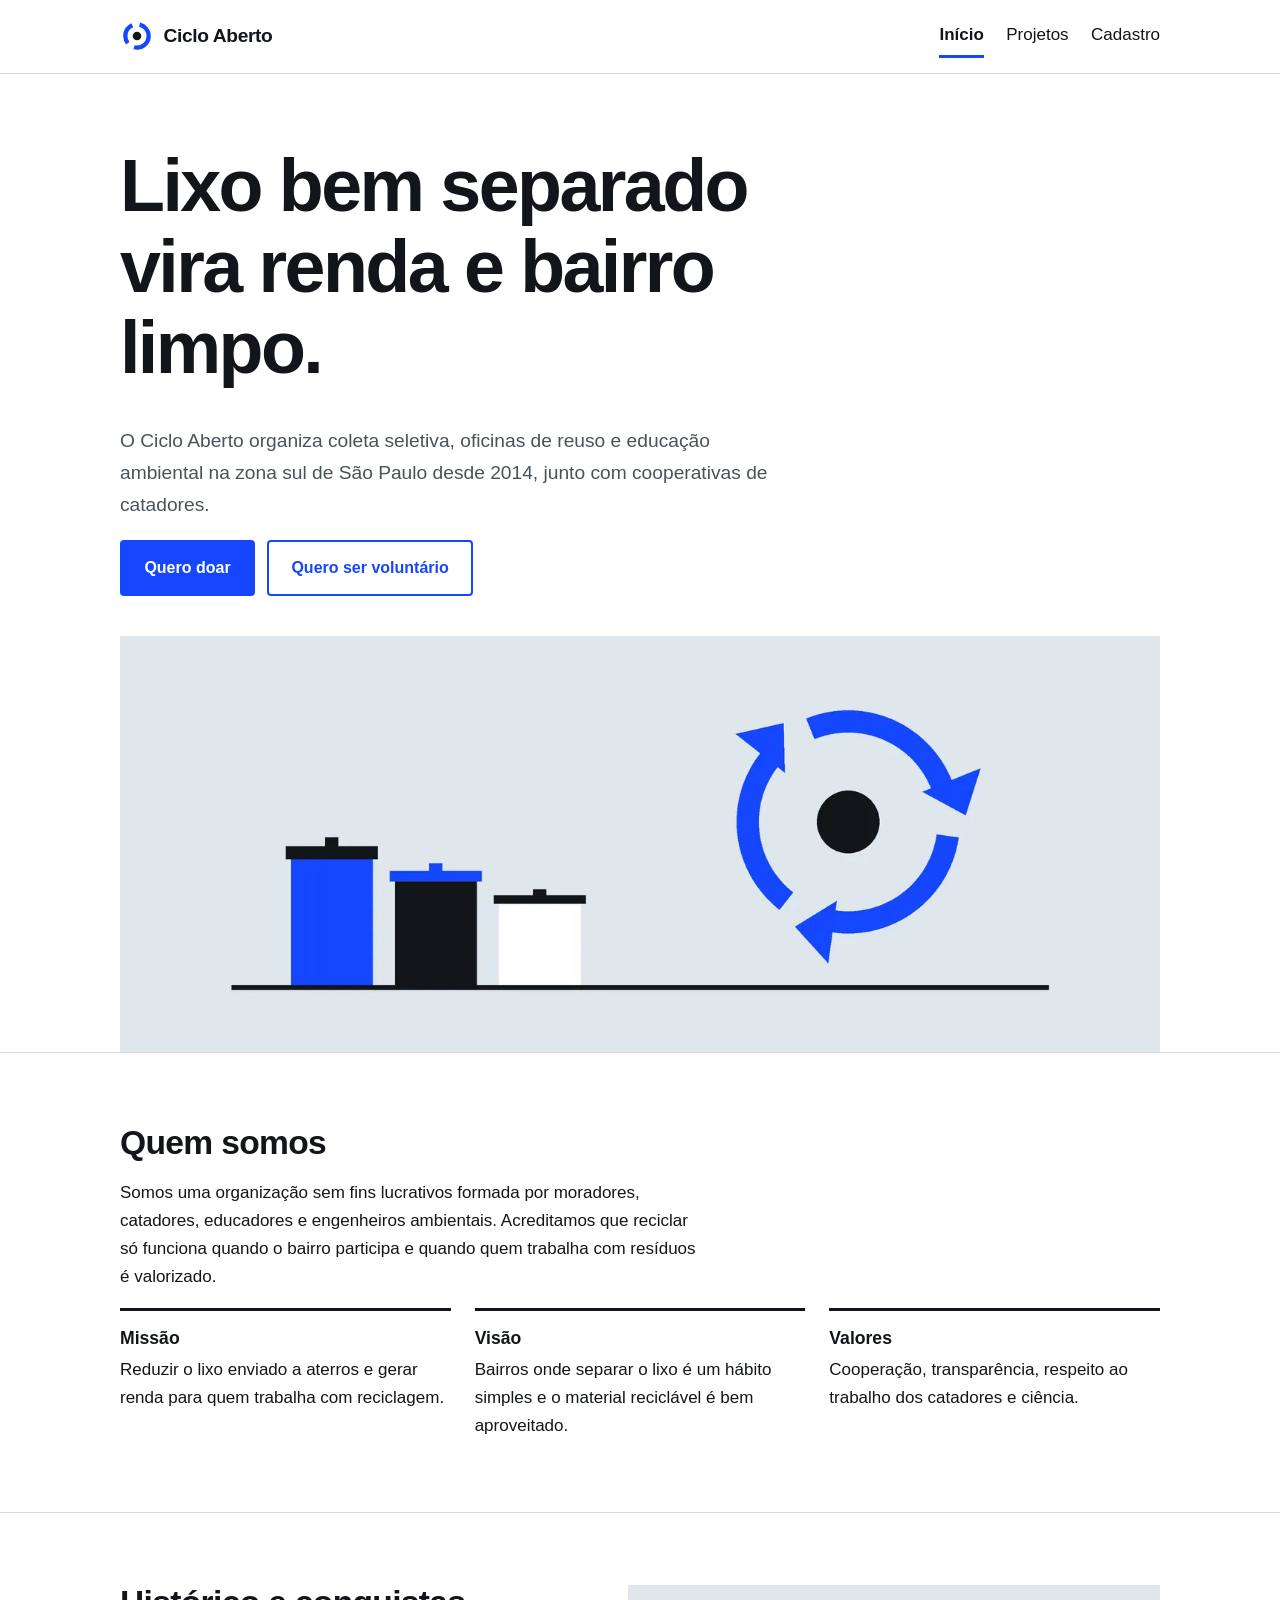
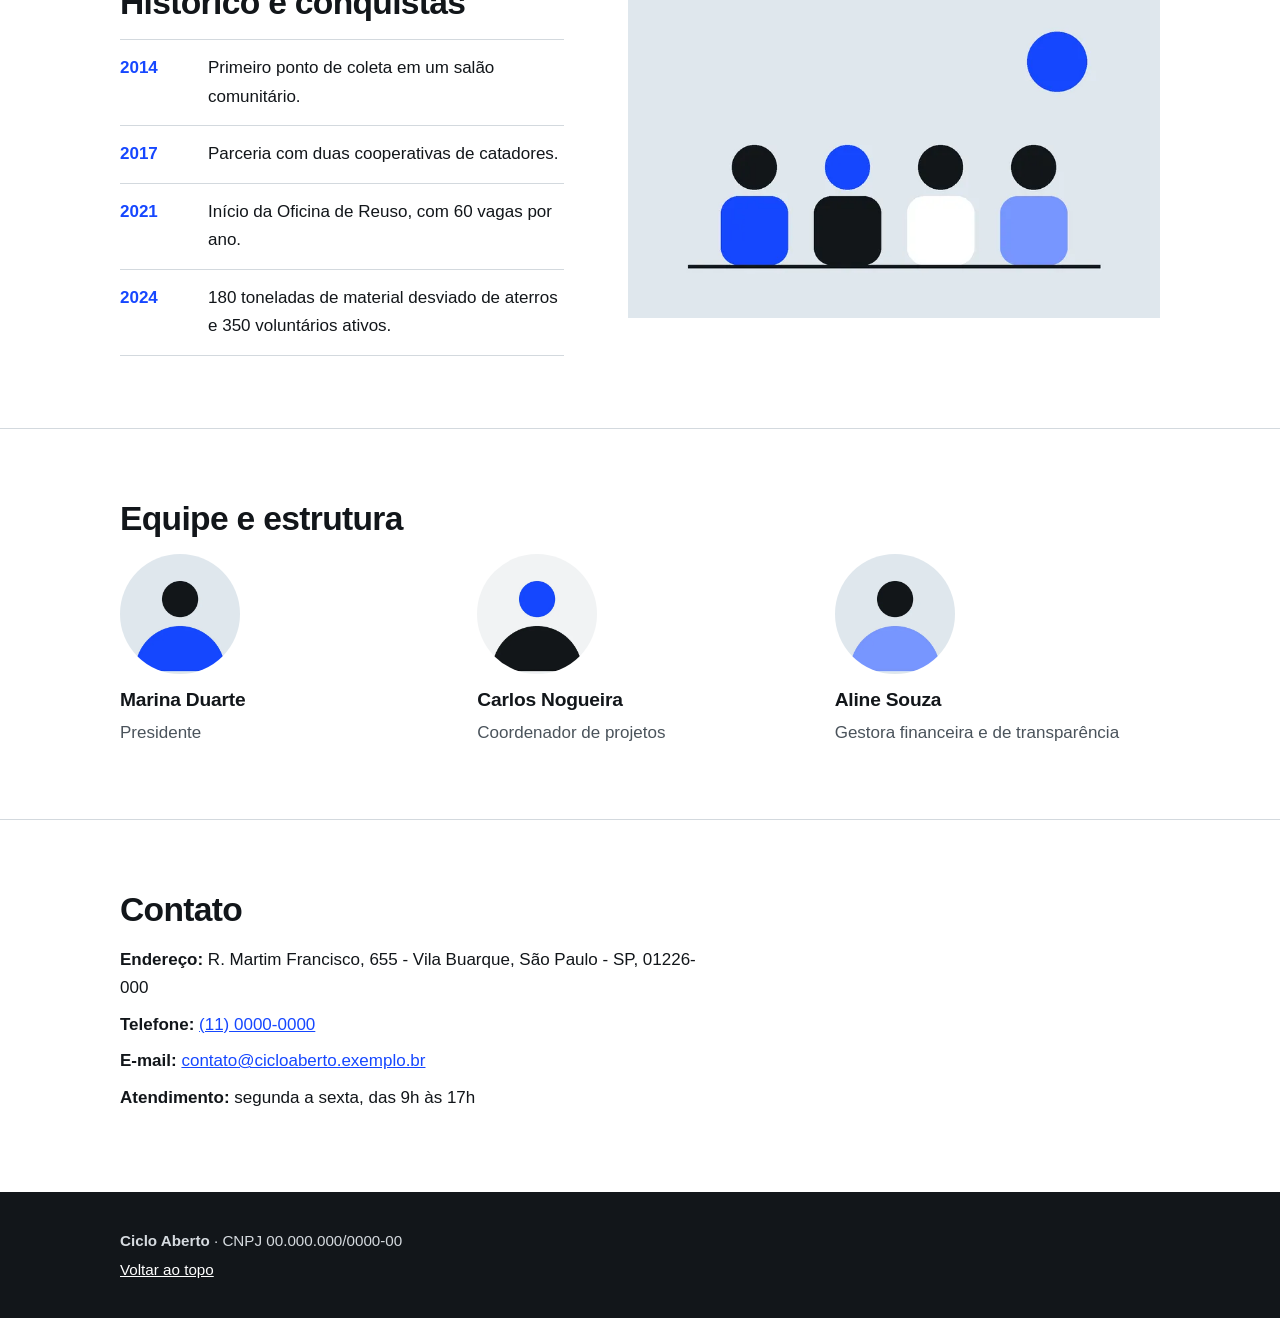
<file: index.html>
<!DOCTYPE html>
<html lang="pt-BR">
<head>
  <meta charset="UTF-8">
  <meta name="viewport" content="width=device-width, initial-scale=1">
  <title>Início | Ciclo Aberto</title>
  <meta name="description" content="O Ciclo Aberto é uma ONG que organiza coleta seletiva, reuso e educação ambiental em bairros da zona sul de São Paulo. Conheça e participe.">
  <meta name="keywords" content="ONG, reciclagem, meio ambiente, voluntariado, doações, São Paulo">
  <meta name="author" content="Equipe Ciclo Aberto">
  <meta property="og:title" content="Início | Ciclo Aberto">
  <meta property="og:description" content="O Ciclo Aberto é uma ONG que organiza coleta seletiva, reuso e educação ambiental em bairros da zona sul de São Paulo. Conheça e participe.">
  <meta property="og:type" content="website">
  <meta property="og:image" content="img/hero.jpg">
  <link rel="icon" type="image/png" href="img/favicon.png">
  <link rel="stylesheet" href="css/estilo.css">
</head>
<body>
  <a class="pular-link" href="#conteudo">Pular para o conteúdo</a>
  <header class="topo">
    <div class="container">
      <a class="marca" href="index.html"><img src="img/logo.svg" alt="" width="34" height="34">Ciclo Aberto</a>
      <nav class="menu" aria-label="Menu principal">
        <ul>
          <li><a href="index.html" aria-current="page">Início</a></li>
          <li><a href="projetos.html">Projetos</a></li>
          <li><a href="cadastro.html">Cadastro</a></li>
        </ul>
      </nav>
    </div>
  </header>

  <main id="conteudo">
    <section class="abertura" aria-labelledby="titulo-principal">
      <div class="container">
        <h1 id="titulo-principal">Lixo bem separado vira renda e bairro limpo.</h1>
        <p class="lead">O Ciclo Aberto organiza coleta seletiva, oficinas de reuso e educação ambiental na zona sul de São Paulo desde 2014, junto com cooperativas de catadores.</p>
        <div class="botoes">
          <a class="botao" href="projetos.html#doar">Quero doar</a>
          <a class="botao botao--contorno" href="projetos.html#voluntariado">Quero ser voluntário</a>
        </div>
        <figure>
          <picture>
            <source srcset="img/hero.webp" type="image/webp">
            <img src="img/hero.jpg" alt="Ilustração com três lixeiras de coleta seletiva e o símbolo de reciclagem com três setas azuis" width="1400" height="560">
          </picture>
        </figure>
      </div>
    </section>

    <section aria-labelledby="titulo-sobre">
      <div class="container">
        <h2 id="titulo-sobre">Quem somos</h2>
        <p>Somos uma organização sem fins lucrativos formada por moradores, catadores, educadores e engenheiros ambientais. Acreditamos que reciclar só funciona quando o bairro participa e quando quem trabalha com resíduos é valorizado.</p>
        <ul class="principios">
          <li><strong>Missão</strong>Reduzir o lixo enviado a aterros e gerar renda para quem trabalha com reciclagem.</li>
          <li><strong>Visão</strong>Bairros onde separar o lixo é um hábito simples e o material reciclável é bem aproveitado.</li>
          <li><strong>Valores</strong>Cooperação, transparência, respeito ao trabalho dos catadores e ciência.</li>
        </ul>
      </div>
    </section>

    <section aria-labelledby="titulo-historico">
      <div class="container duas-colunas">
        <div>
          <h2 id="titulo-historico">Histórico e conquistas</h2>
          <ol class="historico">
            <li><strong>2014</strong><span>Primeiro ponto de coleta em um salão comunitário.</span></li>
            <li><strong>2017</strong><span>Parceria com duas cooperativas de catadores.</span></li>
            <li><strong>2021</strong><span>Início da Oficina de Reuso, com 60 vagas por ano.</span></li>
            <li><strong>2024</strong><span>180 toneladas de material desviado de aterros e 350 voluntários ativos.</span></li>
          </ol>
        </div>
        <figure>
          <picture>
            <source srcset="img/voluntarios.webp" type="image/webp">
            <img src="img/voluntarios.jpg" alt="Ilustração de quatro voluntários lado a lado, com um círculo azul ao fundo" width="800" height="500" loading="lazy">
          </picture>
        </figure>
      </div>
    </section>

    <section aria-labelledby="titulo-equipe">
      <div class="container">
        <h2 id="titulo-equipe">Equipe e estrutura</h2>
        <div class="grade grade--3">
          <article class="pessoa">
            <picture>
            <source srcset="img/equipe-1.webp" type="image/webp">
            <img src="img/equipe-1.jpg" alt="Avatar ilustrado de Marina Duarte" width="400" height="400" loading="lazy">
          </picture>
            <h3>Marina Duarte</h3>
            <p>Presidente</p>
          </article>
          <article class="pessoa">
            <picture>
            <source srcset="img/equipe-2.webp" type="image/webp">
            <img src="img/equipe-2.jpg" alt="Avatar ilustrado de Carlos Nogueira" width="400" height="400" loading="lazy">
          </picture>
            <h3>Carlos Nogueira</h3>
            <p>Coordenador de projetos</p>
          </article>
          <article class="pessoa">
            <picture>
            <source srcset="img/equipe-3.webp" type="image/webp">
            <img src="img/equipe-3.jpg" alt="Avatar ilustrado de Aline Souza" width="400" height="400" loading="lazy">
          </picture>
            <h3>Aline Souza</h3>
            <p>Gestora financeira e de transparência</p>
          </article>
        </div>
      </div>
    </section>

    <section aria-labelledby="titulo-contato">
      <div class="container">
        <h2 id="titulo-contato">Contato</h2>
        <address>
          <p><strong>Endereço:</strong> R. Martim Francisco, 655 - Vila Buarque, São Paulo - SP, 01226-000</p>
          <p><strong>Telefone:</strong> <a href="tel:+551141954961">(11) 0000-0000</a></p>
          <p><strong>E-mail:</strong> <a href="mailto:contato@cicloaberto.org.br">contato@cicloaberto.exemplo.br</a></p>
          <p><strong>Atendimento:</strong> segunda a sexta, das 9h às 17h</p>
        </address>
      </div>
    </section>
  </main>

  <footer class="rodape">
    <div class="container">
      <p><strong>Ciclo Aberto</strong> · CNPJ 00.000.000/0000-00</p>
      <p><a href="#conteudo">Voltar ao topo</a></p>
    </div>
  </footer>
</body>
</html>
</file>
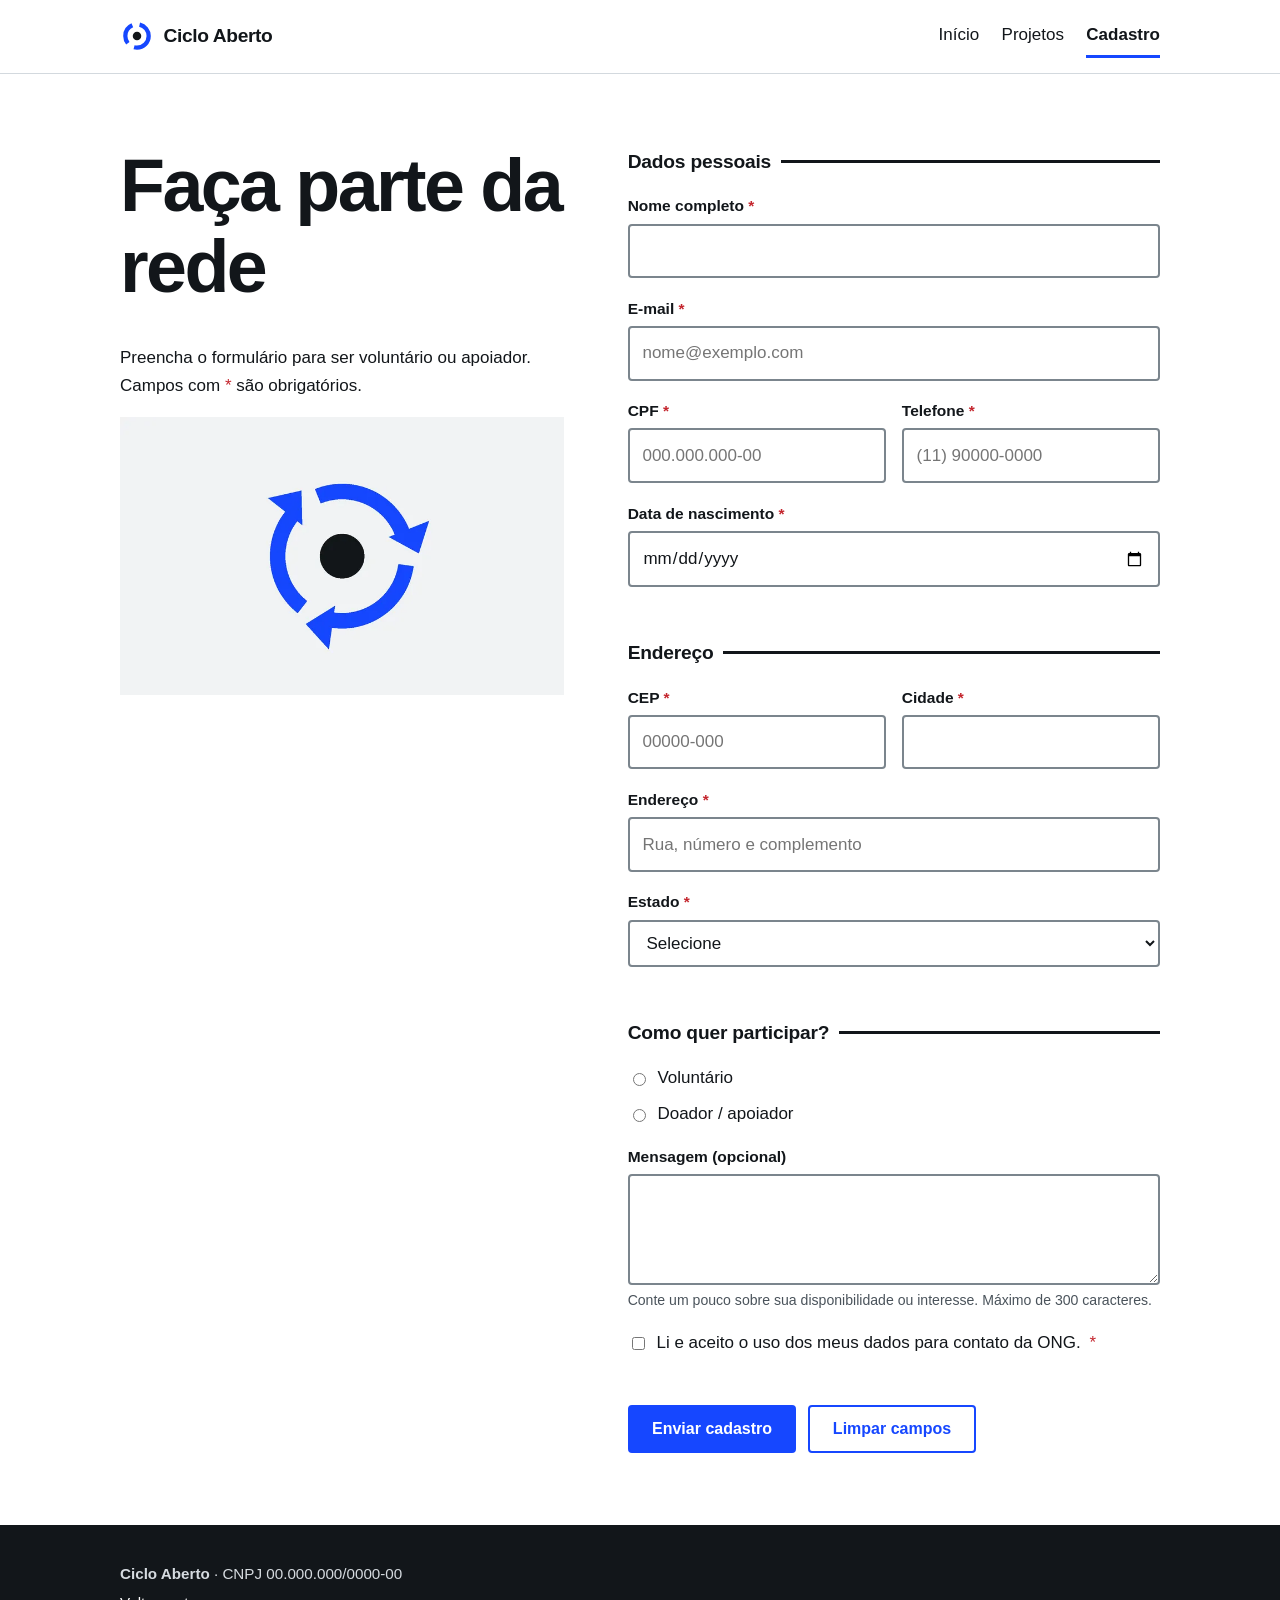
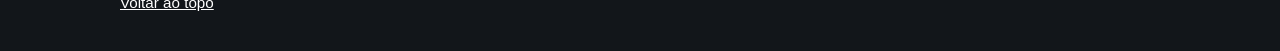
<file: cadastro.html>
<!DOCTYPE html>
<html lang="pt-BR">
<head>
  <meta charset="UTF-8">
  <meta name="viewport" content="width=device-width, initial-scale=1">
  <title>Cadastro | Ciclo Aberto</title>
  <meta name="description" content="Cadastre-se como voluntário ou apoiador do Ciclo Aberto e participe da nossa rede ambiental.">
  <meta name="keywords" content="ONG, reciclagem, meio ambiente, voluntariado, doações, São Paulo">
  <meta name="author" content="Equipe Ciclo Aberto">
  <meta property="og:title" content="Cadastro | Ciclo Aberto">
  <meta property="og:description" content="Cadastre-se como voluntário ou apoiador do Ciclo Aberto e participe da nossa rede ambiental.">
  <meta property="og:type" content="website">
  <meta property="og:image" content="img/hero.jpg">
  <link rel="icon" type="image/png" href="img/favicon.png">
  <link rel="stylesheet" href="css/estilo.css">
</head>
<body>
  <a class="pular-link" href="#conteudo">Pular para o conteúdo</a>
  <header class="topo">
    <div class="container">
      <a class="marca" href="index.html"><img src="img/logo.svg" alt="" width="34" height="34">Ciclo Aberto</a>
      <nav class="menu" aria-label="Menu principal">
        <ul>
          <li><a href="index.html">Início</a></li>
          <li><a href="projetos.html">Projetos</a></li>
          <li><a href="cadastro.html" aria-current="page">Cadastro</a></li>
        </ul>
      </nav>
    </div>
  </header>

  <main id="conteudo">
    <section aria-labelledby="titulo-cadastro">
      <div class="container duas-colunas">
        <div>
          <h1 id="titulo-cadastro">Faça parte da rede</h1>
          <p>Preencha o formulário para ser voluntário ou apoiador. Campos com <span class="obrigatorio" aria-hidden="true">*</span> são obrigatórios.</p>
          <picture>
            <source srcset="img/cadastro.webp" type="image/webp">
            <img src="img/cadastro.jpg" alt="Ilustração do símbolo de reciclagem com três setas azuis" width="800" height="500">
          </picture>
        </div>
        <div>
          <div id="aviso-sucesso" class="aviso" role="status" tabindex="-1" hidden>
            <strong>Cadastro recebido!</strong> Obrigado por se juntar ao Ciclo Aberto. Entraremos em contato em breve.
          </div>
          <form id="form-cadastro" class="formulario" action="#" method="post">
            <fieldset>
              <legend>Dados pessoais</legend>
              <div class="campo">
                <label for="nome">Nome completo <span class="obrigatorio" aria-hidden="true">*</span></label>
                <input type="text" id="nome" name="nome" required minlength="5" maxlength="100" autocomplete="name">
              </div>
              <div class="campo">
                <label for="email">E-mail <span class="obrigatorio" aria-hidden="true">*</span></label>
                <input type="email" id="email" name="email" required autocomplete="email" placeholder="nome@exemplo.com">
              </div>
              <div class="campos-2">
                <div class="campo">
                  <label for="cpf">CPF <span class="obrigatorio" aria-hidden="true">*</span></label>
                  <input type="text" id="cpf" name="cpf" required inputmode="numeric" data-mascara="cpf" maxlength="14" pattern="\d{3}\.\d{3}\.\d{3}-\d{2}" placeholder="000.000.000-00" title="Digite o CPF no formato 000.000.000-00">
                </div>
                <div class="campo">
                  <label for="telefone">Telefone <span class="obrigatorio" aria-hidden="true">*</span></label>
                  <input type="tel" id="telefone" name="telefone" required data-mascara="telefone" maxlength="15" pattern="\(\d{2}\) \d{4,5}-\d{4}" placeholder="(11) 90000-0000" autocomplete="tel" title="Digite o telefone no formato (11) 90000-0000">
                </div>
              </div>
              <div class="campo">
                <label for="nascimento">Data de nascimento <span class="obrigatorio" aria-hidden="true">*</span></label>
                <input type="date" id="nascimento" name="nascimento" required min="1900-01-01" max="2026-12-31" autocomplete="bday">
              </div>
            </fieldset>

            <fieldset>
              <legend>Endereço</legend>
              <div class="campos-2">
                <div class="campo">
                  <label for="cep">CEP <span class="obrigatorio" aria-hidden="true">*</span></label>
                  <input type="text" id="cep" name="cep" required inputmode="numeric" data-mascara="cep" maxlength="9" pattern="\d{5}-\d{3}" placeholder="00000-000" autocomplete="postal-code" title="Digite o CEP no formato 00000-000">
                </div>
                <div class="campo">
                  <label for="cidade">Cidade <span class="obrigatorio" aria-hidden="true">*</span></label>
                  <input type="text" id="cidade" name="cidade" required autocomplete="address-level2">
                </div>
              </div>
              <div class="campo">
                <label for="endereco">Endereço <span class="obrigatorio" aria-hidden="true">*</span></label>
                <input type="text" id="endereco" name="endereco" required autocomplete="address-line1" placeholder="Rua, número e complemento">
              </div>
              <div class="campo">
                <label for="estado">Estado <span class="obrigatorio" aria-hidden="true">*</span></label>
                <select id="estado" name="estado" required autocomplete="address-level1">
              <option value="">Selecione</option>
              <option value="AC">AC</option>
              <option value="AL">AL</option>
              <option value="AP">AP</option>
              <option value="AM">AM</option>
              <option value="BA">BA</option>
              <option value="CE">CE</option>
              <option value="DF">DF</option>
              <option value="ES">ES</option>
              <option value="GO">GO</option>
              <option value="MA">MA</option>
              <option value="MT">MT</option>
              <option value="MS">MS</option>
              <option value="MG">MG</option>
              <option value="PA">PA</option>
              <option value="PB">PB</option>
              <option value="PR">PR</option>
              <option value="PE">PE</option>
              <option value="PI">PI</option>
              <option value="RJ">RJ</option>
              <option value="RN">RN</option>
              <option value="RS">RS</option>
              <option value="RO">RO</option>
              <option value="RR">RR</option>
              <option value="SC">SC</option>
              <option value="SP">SP</option>
              <option value="SE">SE</option>
              <option value="TO">TO</option>
                </select>
              </div>
            </fieldset>

            <fieldset>
              <legend>Como quer participar?</legend>
              <div class="opcoes" role="group" aria-label="Perfil de participação">
                <label><input type="radio" name="perfil" value="voluntario" required> Voluntário</label>
                <label><input type="radio" name="perfil" value="doador"> Doador / apoiador</label>
              </div>
              <div class="campo">
                <label for="mensagem">Mensagem (opcional)</label>
                <textarea id="mensagem" name="mensagem" rows="3" maxlength="300"></textarea>
                <span class="ajuda">Conte um pouco sobre sua disponibilidade ou interesse. Máximo de 300 caracteres.</span>
              </div>
              <div class="opcoes">
                <label><input type="checkbox" name="termos" required> Li e aceito o uso dos meus dados para contato da ONG. <span class="obrigatorio" aria-hidden="true">*</span></label>
              </div>
            </fieldset>

            <div class="acoes">
              <button type="submit" class="botao">Enviar cadastro</button>
              <button type="reset" class="botao botao--contorno">Limpar campos</button>
            </div>
          </form>
        </div>
      </div>
    </section>
  </main>
  <script src="js/mascaras.js"></script>

  <footer class="rodape">
    <div class="container">
      <p><strong>Ciclo Aberto</strong> · CNPJ 00.000.000/0000-00</p>
      <p><a href="#conteudo">Voltar ao topo</a></p>
    </div>
  </footer>
</body>
</html>
</file>
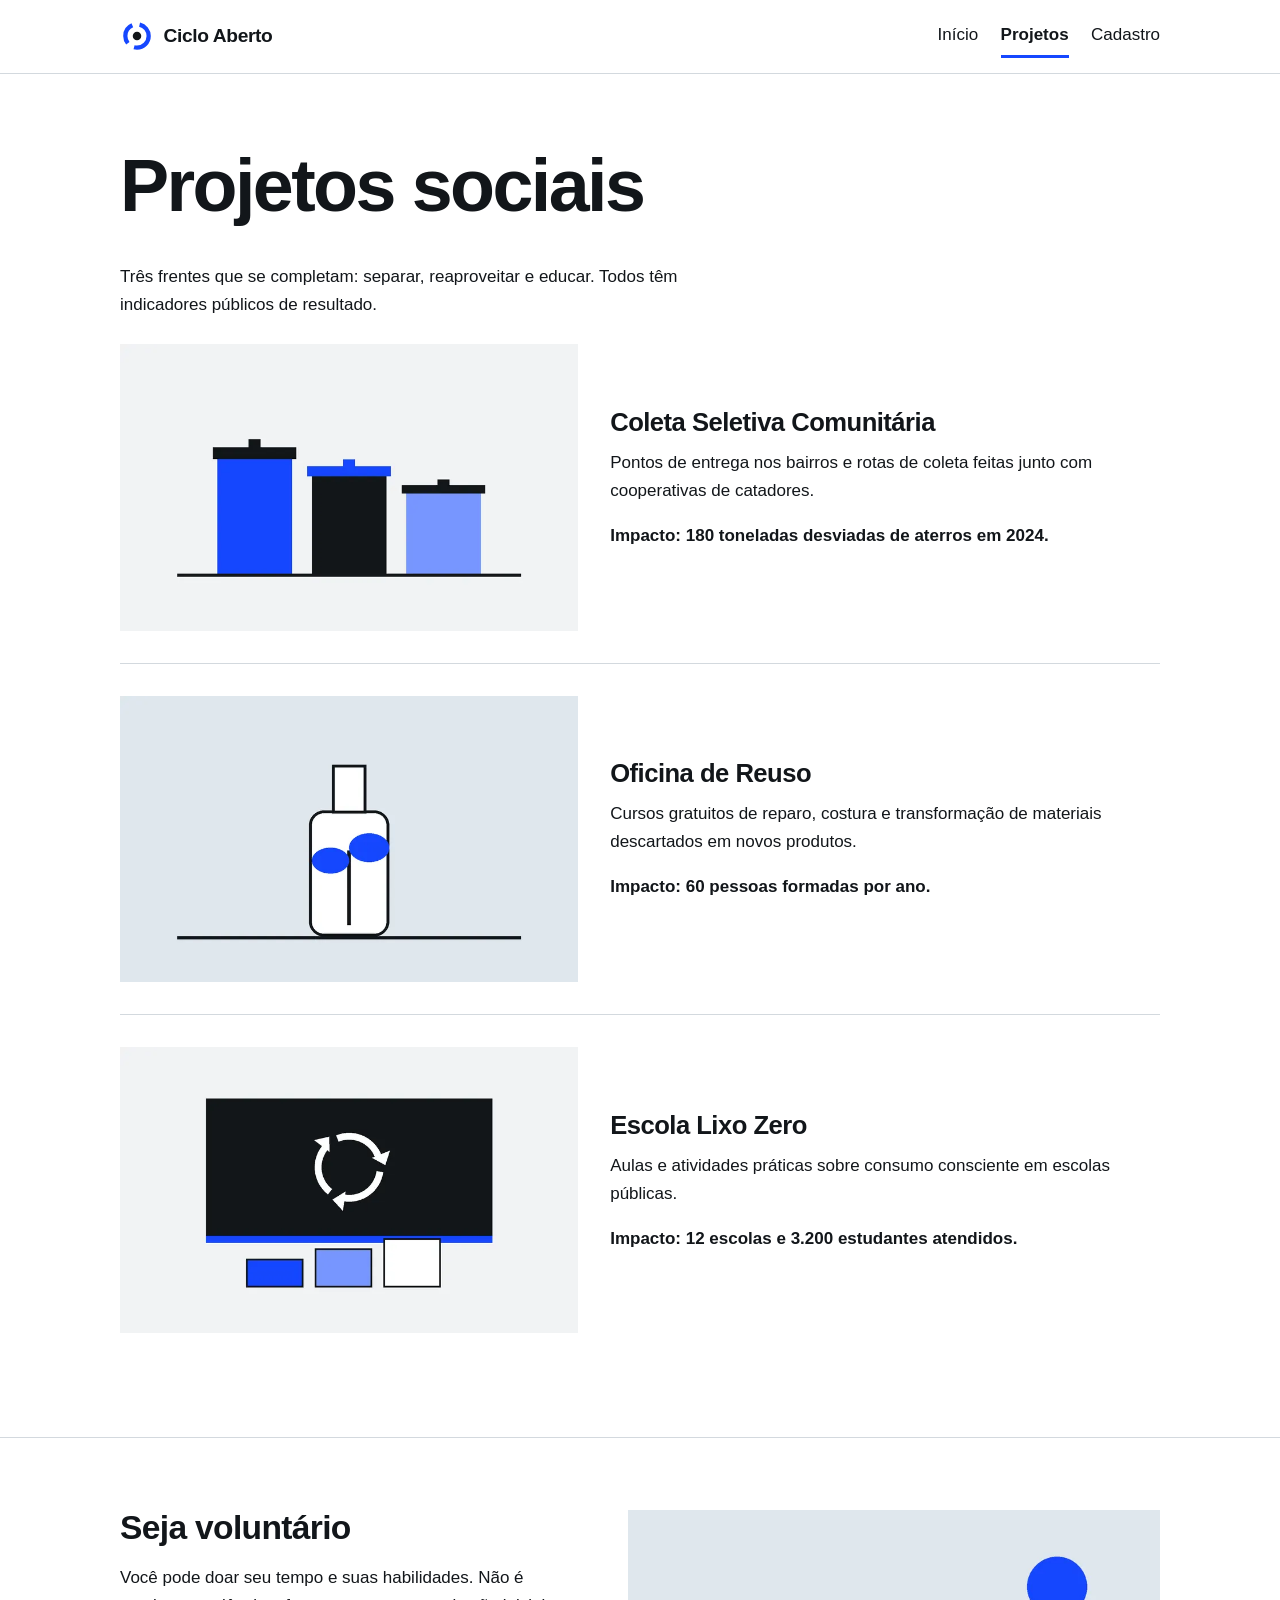
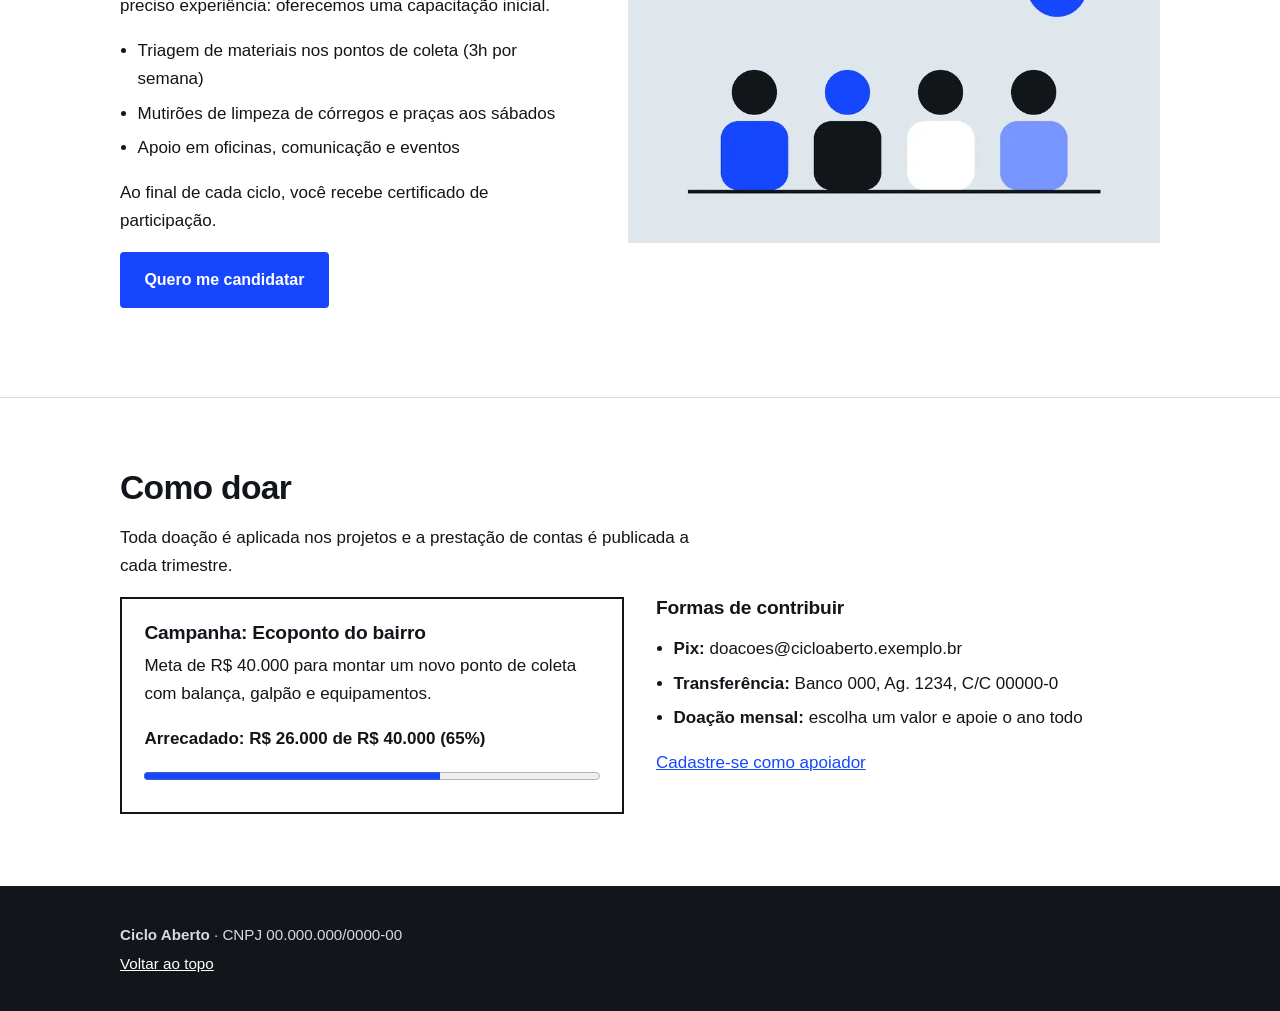
<file: projetos.html>
<!DOCTYPE html>
<html lang="pt-BR">
<head>
  <meta charset="UTF-8">
  <meta name="viewport" content="width=device-width, initial-scale=1">
  <title>Projetos sociais | Ciclo Aberto</title>
  <meta name="description" content="Conheça os projetos ambientais do Ciclo Aberto, saiba como ser voluntário e como fazer uma doação.">
  <meta name="keywords" content="ONG, reciclagem, meio ambiente, voluntariado, doações, São Paulo">
  <meta name="author" content="Equipe Ciclo Aberto">
  <meta property="og:title" content="Projetos sociais | Ciclo Aberto">
  <meta property="og:description" content="Conheça os projetos ambientais do Ciclo Aberto, saiba como ser voluntário e como fazer uma doação.">
  <meta property="og:type" content="website">
  <meta property="og:image" content="img/hero.jpg">
  <link rel="icon" type="image/png" href="img/favicon.png">
  <link rel="stylesheet" href="css/estilo.css">
</head>
<body>
  <a class="pular-link" href="#conteudo">Pular para o conteúdo</a>
  <header class="topo">
    <div class="container">
      <a class="marca" href="index.html"><img src="img/logo.svg" alt="" width="34" height="34">Ciclo Aberto</a>
      <nav class="menu" aria-label="Menu principal">
        <ul>
          <li><a href="index.html">Início</a></li>
          <li><a href="projetos.html" aria-current="page">Projetos</a></li>
          <li><a href="cadastro.html">Cadastro</a></li>
        </ul>
      </nav>
    </div>
  </header>

  <main id="conteudo">
    <section aria-labelledby="titulo-projetos">
      <div class="container">
        <h1 id="titulo-projetos">Projetos sociais</h1>
        <p class="lead">Três frentes que se completam: separar, reaproveitar e educar. Todos têm indicadores públicos de resultado.</p>
        <article class="projeto">
          <picture>
            <source srcset="img/projeto-coleta.webp" type="image/webp">
            <img src="img/projeto-coleta.jpg" alt="Ilustração de três lixeiras de coleta seletiva em fileira" width="800" height="500">
          </picture>
          <div>
            <h2>Coleta Seletiva Comunitária</h2>
            <p>Pontos de entrega nos bairros e rotas de coleta feitas junto com cooperativas de catadores.</p>
            <p class="impacto">Impacto: 180 toneladas desviadas de aterros em 2024.</p>
          </div>
        </article>
        <article class="projeto">
          <picture>
            <source srcset="img/projeto-reuso.webp" type="image/webp">
            <img src="img/projeto-reuso.jpg" alt="Ilustração de uma garrafa de vidro com uma planta brotando" width="800" height="500" loading="lazy">
          </picture>
          <div>
            <h2>Oficina de Reuso</h2>
            <p>Cursos gratuitos de reparo, costura e transformação de materiais descartados em novos produtos.</p>
            <p class="impacto">Impacto: 60 pessoas formadas por ano.</p>
          </div>
        </article>
        <article class="projeto">
          <picture>
            <source srcset="img/projeto-escola.webp" type="image/webp">
            <img src="img/projeto-escola.jpg" alt="Ilustração de um quadro-negro com símbolo de reciclagem e livros empilhados" width="800" height="500" loading="lazy">
          </picture>
          <div>
            <h2>Escola Lixo Zero</h2>
            <p>Aulas e atividades práticas sobre consumo consciente em escolas públicas.</p>
            <p class="impacto">Impacto: 12 escolas e 3.200 estudantes atendidos.</p>
          </div>
        </article>
      </div>
    </section>

    <section id="voluntariado" aria-labelledby="titulo-voluntariado">
      <div class="container duas-colunas">
        <div>
          <h2 id="titulo-voluntariado">Seja voluntário</h2>
          <p>Você pode doar seu tempo e suas habilidades. Não é preciso experiência: oferecemos uma capacitação inicial.</p>
          <ul class="lista-simples">
            <li>Triagem de materiais nos pontos de coleta (3h por semana)</li>
            <li>Mutirões de limpeza de córregos e praças aos sábados</li>
            <li>Apoio em oficinas, comunicação e eventos</li>
          </ul>
          <p>Ao final de cada ciclo, você recebe certificado de participação.</p>
          <p><a class="botao" href="cadastro.html">Quero me candidatar</a></p>
        </div>
        <figure>
          <picture>
            <source srcset="img/voluntarios.webp" type="image/webp">
            <img src="img/voluntarios.jpg" alt="Ilustração de quatro voluntários lado a lado" width="800" height="500" loading="lazy">
          </picture>
        </figure>
      </div>
    </section>

    <section id="doar" aria-labelledby="titulo-doar">
      <div class="container">
        <h2 id="titulo-doar">Como doar</h2>
        <p>Toda doação é aplicada nos projetos e a prestação de contas é publicada a cada trimestre.</p>
        <div class="grade grade--2">
          <div class="meta">
            <h3>Campanha: Ecoponto do bairro</h3>
            <p>Meta de R$ 40.000 para montar um novo ponto de coleta com balança, galpão e equipamentos.</p>
            <label for="progresso">Arrecadado: R$ 26.000 de R$ 40.000 (65%)</label>
            <progress id="progresso" value="65" max="100">65%</progress>
          </div>
          <div>
            <h3>Formas de contribuir</h3>
            <ul class="lista-simples">
              <li><strong>Pix:</strong> doacoes@cicloaberto.exemplo.br</li>
              <li><strong>Transferência:</strong> Banco 000, Ag. 1234, C/C 00000-0</li>
              <li><strong>Doação mensal:</strong> escolha um valor e apoie o ano todo</li>
            </ul>
            <a href="cadastro.html">Cadastre-se como apoiador</a>
          </div>
        </div>
      </div>
    </section>
  </main>

  <footer class="rodape">
    <div class="container">
      <p><strong>Ciclo Aberto</strong> · CNPJ 00.000.000/0000-00</p>
      <p><a href="#conteudo">Voltar ao topo</a></p>
    </div>
  </footer>
</body>
</html>
</file>
<file: css/estilo.css>
:root{
  --branco:#ffffff;
  --nevoa:#f1f3f4;
  --tinta:#12161a;
  --cinza:#4a535b;
  --azul:#1647ff;
  --azul-escuro:#0d2fb8;
  --linha:#d3d9de;
  --erro:#c4262e;
  --fonte:"Helvetica Neue",Helvetica,Arial,system-ui,sans-serif;
}
*,*::before,*::after{box-sizing:border-box}
html{scroll-behavior:smooth}
body{margin:0;font-family:var(--fonte);color:var(--tinta);background:var(--branco);line-height:1.65;font-size:1.0625rem}
img,picture{max-width:100%;height:auto;display:block}
a{color:var(--azul)}
a:hover{color:var(--azul-escuro)}
h1,h2,h3{line-height:1.1;color:var(--tinta);letter-spacing:-.02em;font-weight:700;margin:0 0 .5em}
h1{font-size:2.5rem;letter-spacing:-.035em}
h2{font-size:1.75rem}
h3{font-size:1.2rem;letter-spacing:-.01em}
p{margin:0 0 1em;max-width:62ch}

:focus-visible{outline:3px solid var(--azul);outline-offset:3px}
.pular-link{position:absolute;left:-999px;top:0;background:var(--tinta);color:#fff;padding:.7em 1em;z-index:100}
.pular-link:focus{left:0}

.container{width:100%;max-width:1080px;margin:0 auto;padding:0 1.25rem}
section{padding:3rem 0;border-top:1px solid var(--linha)}
main>section:first-child{border-top:0}
.grade{display:grid;gap:2rem}

.topo{border-bottom:1px solid var(--linha);background:var(--branco)}
.topo .container{display:flex;flex-wrap:wrap;align-items:center;justify-content:space-between;gap:.5rem;padding-top:.9rem;padding-bottom:.9rem}
.marca{display:flex;align-items:center;gap:.6rem;color:var(--tinta);text-decoration:none;font-weight:700;font-size:1.2rem;letter-spacing:-.02em}
.marca:hover{color:var(--azul)}
.marca img{width:34px;height:34px}
.menu ul{list-style:none;margin:0;padding:0;display:flex;gap:1.4rem}
.menu a{display:block;padding:.4rem 0;color:var(--tinta);text-decoration:none;border-bottom:3px solid transparent}
.menu a:hover{border-bottom-color:var(--linha)}
.menu a[aria-current="page"]{border-bottom-color:var(--azul);font-weight:700}

.abertura{padding:3rem 0 0}
.abertura h1{max-width:16ch}
.abertura .lead{font-size:1.2rem;color:var(--cinza)}
.abertura figure{margin-top:2.5rem}
.abertura img{width:100%}

.botao{display:inline-block;padding:.8rem 1.4rem;background:var(--azul);color:#fff;font-weight:700;text-decoration:none;border:2px solid var(--azul);border-radius:4px;cursor:pointer;font-size:1rem;font-family:inherit}
.botao:hover{background:var(--azul-escuro);border-color:var(--azul-escuro);color:#fff}
.botao--contorno{background:transparent;color:var(--azul)}
.botao--contorno:hover{background:var(--azul);color:#fff}
.botoes{display:flex;flex-wrap:wrap;gap:.75rem;margin-top:1.25rem}

figure{margin:0}
figcaption{font-size:.9rem;color:var(--cinza);padding-top:.5rem}

.principios{list-style:none;margin:0;padding:0;display:grid;gap:1.5rem}
.principios li{border-top:3px solid var(--tinta);padding-top:.8rem}
.principios strong{display:block;font-size:1.1rem;margin-bottom:.2rem}

.historico{list-style:none;margin:0;padding:0}
.historico li{display:grid;grid-template-columns:4.5rem 1fr;gap:1rem;padding:.9rem 0;border-top:1px solid var(--linha)}
.historico li:last-child{border-bottom:1px solid var(--linha)}
.historico strong{color:var(--azul)}

.projeto{display:grid;gap:1.25rem;padding:2rem 0;border-top:1px solid var(--linha)}
.projeto:first-of-type{border-top:0;padding-top:.5rem}
.projeto h2{font-size:1.6rem}
.impacto{font-weight:700}

.pessoa img{width:120px;height:120px;border-radius:50%;margin-bottom:.9rem}
.pessoa p{margin:0;color:var(--cinza)}

address{font-style:normal}
address p{margin-bottom:.5em}

.meta{border:2px solid var(--tinta);padding:1.4rem}
.meta label{display:block;margin-bottom:.5rem;font-weight:700}
.meta progress{width:100%;height:1rem;accent-color:var(--azul)}
.lista-simples{padding-left:1.1rem}
.lista-simples li{margin-bottom:.4rem}

.formulario{border:0;padding:0}
fieldset{border:0;border-top:3px solid var(--tinta);margin:0 0 2rem;padding:1rem 0 0}
legend{font-weight:700;font-size:1.2rem;letter-spacing:-.01em;padding:0 .6rem 0 0}
.campo{margin-bottom:1.1rem;display:flex;flex-direction:column}
.campo label{font-weight:700;margin-bottom:.3rem;font-size:.97rem}
.ajuda{font-size:.88rem;color:var(--cinza);margin-top:.25rem}
.obrigatorio{color:var(--erro)}
input,select,textarea{font:inherit;padding:.7rem .8rem;border:2px solid #7b858d;border-radius:4px;background:#fff;color:var(--tinta);width:100%}
input:focus,select:focus,textarea:focus{border-color:var(--azul);outline:3px solid #b7c6ff;outline-offset:0}
input:user-invalid,select:user-invalid{border-color:var(--erro)}
.opcoes{border:0;padding:0;margin:0 0 1rem}
.opcoes label{display:flex;align-items:center;gap:.55rem;font-weight:400;margin-bottom:.45rem}
.opcoes input{width:auto;accent-color:var(--azul)}
.acoes{display:flex;flex-wrap:wrap;gap:.75rem}
.aviso{background:var(--nevoa);border-left:5px solid var(--azul);padding:1rem 1.2rem;margin-bottom:1.5rem}

.rodape{background:var(--tinta);color:#d6dbe0;padding:2rem 0;font-size:.95rem}
.rodape a{color:#fff}
.rodape p{margin:.25em 0}

@media (min-width:600px){
  h1{font-size:3.5rem}
  h2{font-size:2.1rem}
  .grade--2,.grade--3{grid-template-columns:repeat(2,1fr)}
  .principios{grid-template-columns:repeat(3,1fr)}
  .campos-2{display:grid;grid-template-columns:1fr 1fr;gap:0 1rem}
  .projeto{grid-template-columns:5fr 6fr;align-items:center;gap:2rem}
}
@media (min-width:960px){
  h1{font-size:4.6rem}
  section{padding:4.5rem 0}
  .abertura{padding-top:4.5rem}
  .grade--3{grid-template-columns:repeat(3,1fr)}
  .duas-colunas{display:grid;grid-template-columns:5fr 6fr;gap:4rem;align-items:start}
}
@media (prefers-reduced-motion:reduce){html{scroll-behavior:auto}*{transition:none!important}}
</file>
